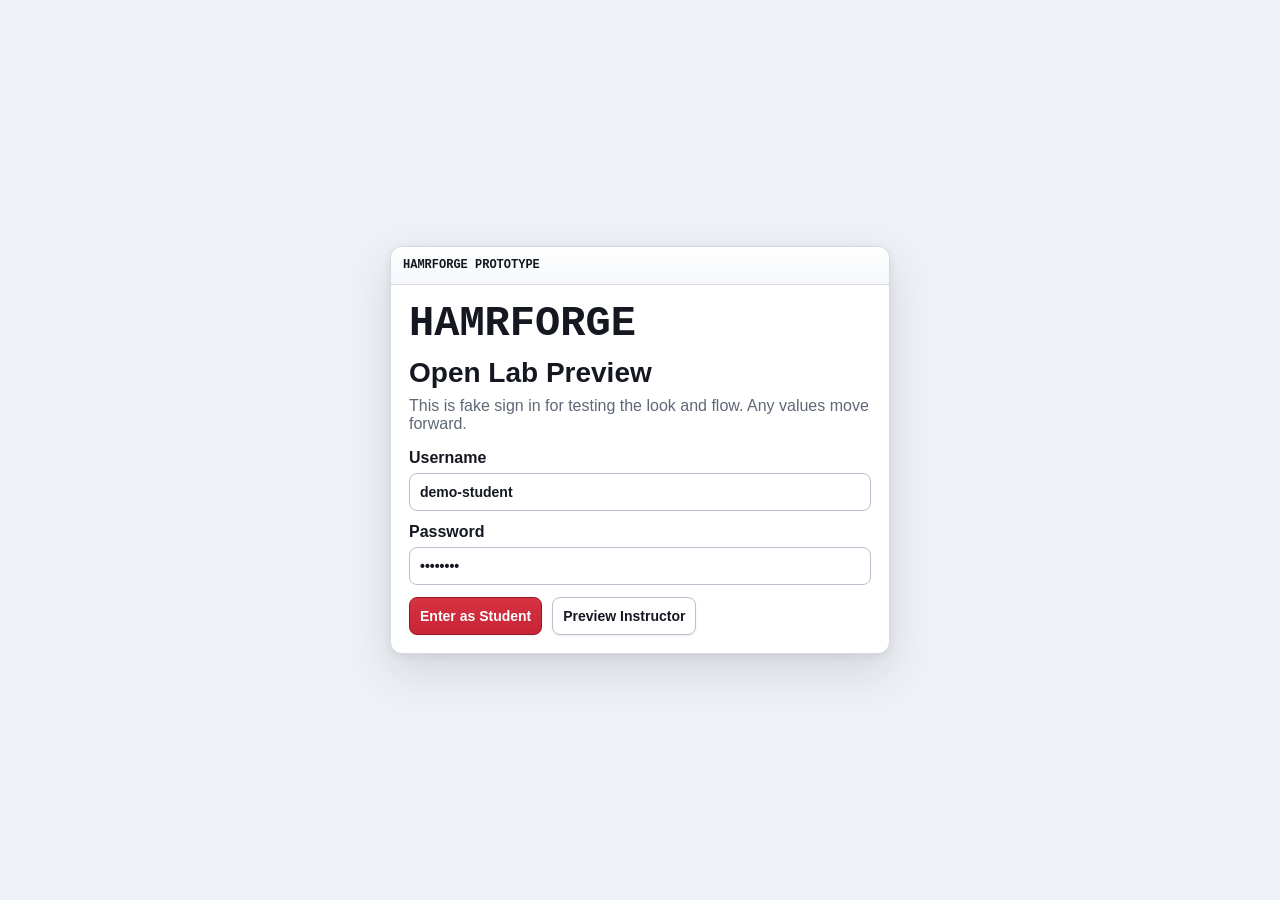
<file: ui-prototypes/index.html>
<!doctype html>
<html lang="en">
<head>
  <meta charset="utf-8">
  <meta name="viewport" content="width=device-width, initial-scale=1">
  <title>HamrForge Prototype Login</title>
  <link rel="stylesheet" href="prototype.css">
</head>
<body class="login-page">
  <main class="login-box">
    <div class="titlebar">HamrForge Prototype</div>
    <section class="content">
      <div class="login-mark">HAMRFORGE</div>
      <h1>Open Lab Preview</h1>
      <p class="muted">This is fake sign in for testing the look and flow. Any values move forward.</p>
      <form class="form-stack" action="student-courses.html">
        <label>
          Username
          <input name="username" value="demo-student">
        </label>
        <label>
          Password
          <input name="password" type="password" value="password">
        </label>
        <div class="actions">
          <button class="primary" type="submit">Enter as Student</button>
          <a class="button" href="instructor-courses.html">Preview Instructor</a>
        </div>
      </form>
    </section>
  </main>
</body>
</html>
</file>
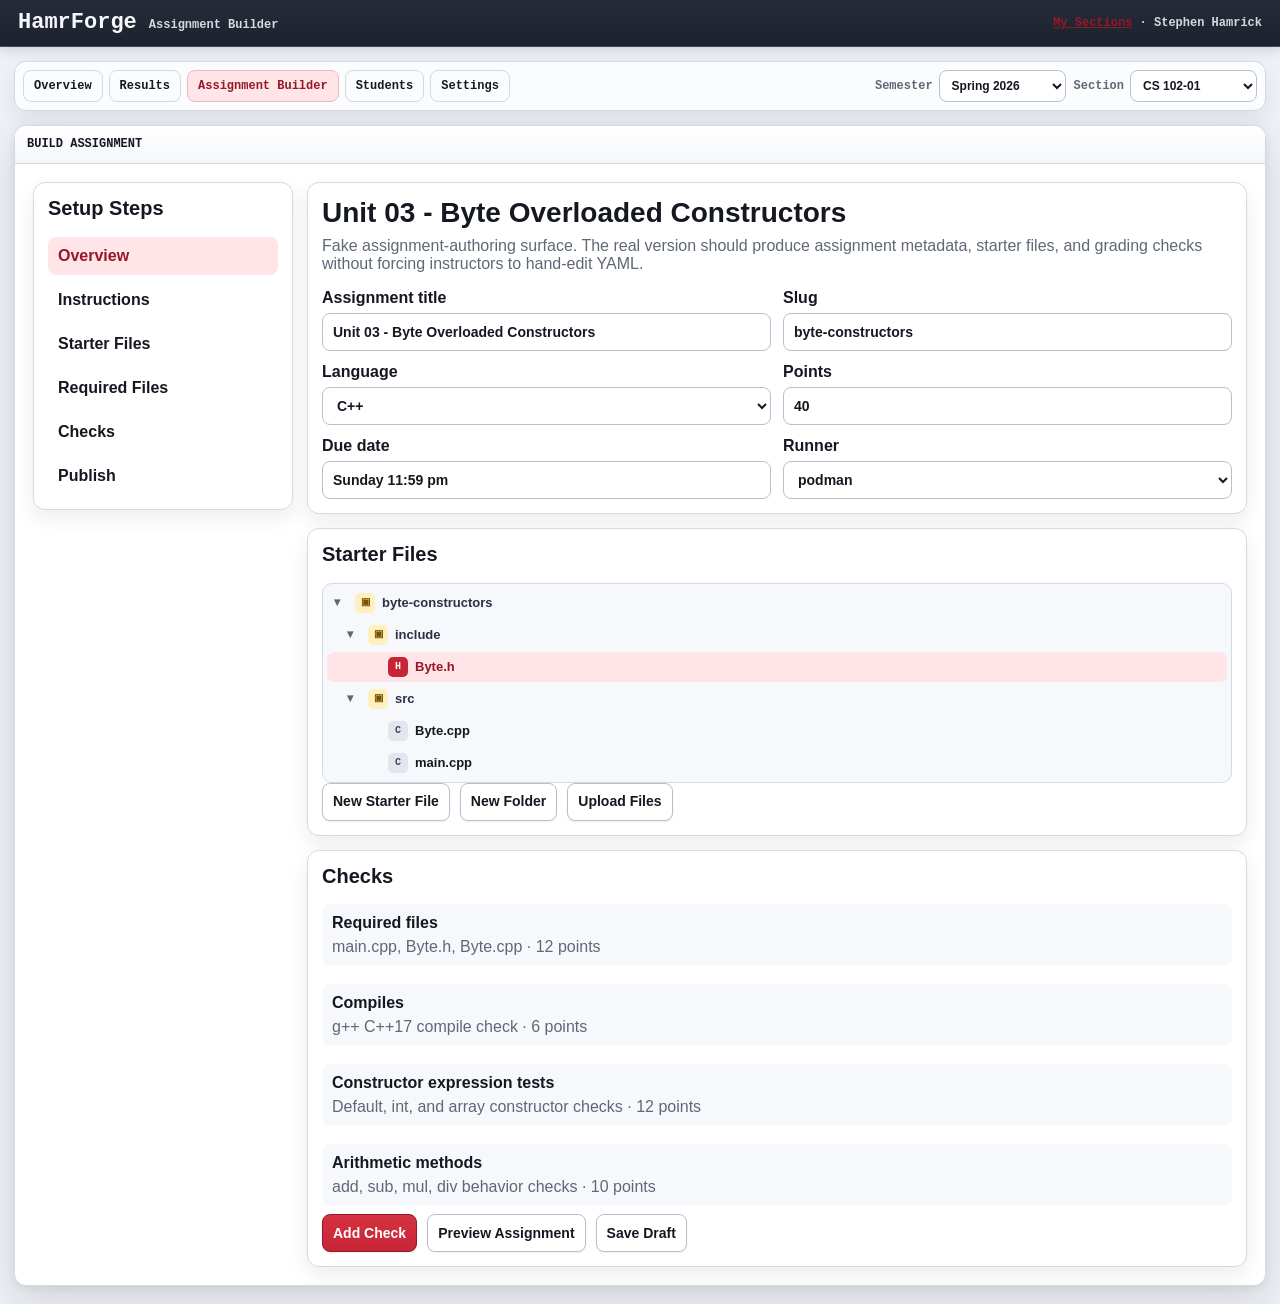
<file: ui-prototypes/assignment-builder.html>
<!doctype html>
<html lang="en">
<head>
  <meta charset="utf-8">
  <meta name="viewport" content="width=device-width, initial-scale=1">
  <title>HamrForge Assignment Builder</title>
  <link rel="stylesheet" href="prototype.css">
</head>
<body>
  <header class="topbar">
    <div class="brand">
      <strong>HamrForge</strong>
      <span>Assignment Builder</span>
    </div>
    <div class="meta"><a href="instructor-courses.html">My Sections</a> · Stephen Hamrick</div>
  </header>
  <div class="app-toolbar">
    <div class="toolbar-content">
      <nav class="main-nav" aria-label="Instructor navigation">
        <a href="instructor-dashboard.html">Overview</a>
        <a href="assignment-results.html">Results</a>
        <a class="active" href="assignment-builder.html">Assignment Builder</a>
        <a href="#">Students</a>
        <a href="#">Settings</a>
      </nav>
      <div class="context-picker">
        <label>
          Semester
          <select>
            <option>Spring 2026</option>
            <option>Fall 2025</option>
          </select>
        </label>
        <label>
          Section
          <select>
            <option>CS 102-01</option>
            <option>CS 102-02</option>
            <option>All Sections</option>
          </select>
        </label>
      </div>
    </div>
  </div>
  <main class="shell">
    <section class="window">
      <div class="titlebar">Build Assignment</div>
      <div class="content builder-layout">
        <aside class="card">
          <h2>Setup Steps</h2>
          <nav class="builder-menu">
            <a class="active" href="#">Overview</a>
            <a href="#">Instructions</a>
            <a href="#">Starter Files</a>
            <a href="#">Required Files</a>
            <a href="#">Checks</a>
            <a href="#">Publish</a>
          </nav>
        </aside>
        <section class="grid">
          <article class="card">
            <h1>Unit 03 - Byte Overloaded Constructors</h1>
            <p class="muted">Fake assignment-authoring surface. The real version should produce assignment metadata, starter files, and grading checks without forcing instructors to hand-edit YAML.</p>
            <div class="form-grid">
              <label>
                Assignment title
                <input value="Unit 03 - Byte Overloaded Constructors">
              </label>
              <label>
                Slug
                <input value="byte-constructors">
              </label>
              <label>
                Language
                <select>
                  <option>C++</option>
                </select>
              </label>
              <label>
                Points
                <input value="40">
              </label>
              <label>
                Due date
                <input value="Sunday 11:59 pm">
              </label>
              <label>
                Runner
                <select>
                  <option>podman</option>
                  <option>local_unsafe</option>
                </select>
              </label>
            </div>
          </article>
          <article class="card">
            <h2>Starter Files</h2>
            <div class="file-tree">
              <button class="tree-row folder open" type="button">
                <span class="twisty">▾</span><span class="icon">▣</span><span>byte-constructors</span>
              </button>
              <button class="tree-row folder open indent-1" type="button">
                <span class="twisty">▾</span><span class="icon">▣</span><span>include</span>
              </button>
              <button class="tree-row file indent-2 active" type="button">
                <span class="twisty"></span><span class="icon">H</span><span>Byte.h</span>
              </button>
              <button class="tree-row folder open indent-1" type="button">
                <span class="twisty">▾</span><span class="icon">▣</span><span>src</span>
              </button>
              <button class="tree-row file indent-2" type="button">
                <span class="twisty"></span><span class="icon">C</span><span>Byte.cpp</span>
              </button>
              <button class="tree-row file indent-2" type="button">
                <span class="twisty"></span><span class="icon">C</span><span>main.cpp</span>
              </button>
            </div>
            <div class="actions">
              <button>New Starter File</button>
              <button>New Folder</button>
              <button>Upload Files</button>
            </div>
          </article>
          <article class="card">
            <h2>Checks</h2>
            <div class="check-builder">
              <section class="check pass">
                <strong>Required files</strong>
                <span class="muted">main.cpp, Byte.h, Byte.cpp · 12 points</span>
              </section>
              <section class="check pass">
                <strong>Compiles</strong>
                <span class="muted">g++ C++17 compile check · 6 points</span>
              </section>
              <section class="check warn">
                <strong>Constructor expression tests</strong>
                <span class="muted">Default, int, and array constructor checks · 12 points</span>
              </section>
              <section class="check warn">
                <strong>Arithmetic methods</strong>
                <span class="muted">add, sub, mul, div behavior checks · 10 points</span>
              </section>
            </div>
            <div class="actions">
              <button class="primary">Add Check</button>
              <button>Preview Assignment</button>
              <button>Save Draft</button>
            </div>
          </article>
        </section>
      </div>
    </section>
  </main>
</body>
</html>
</file>
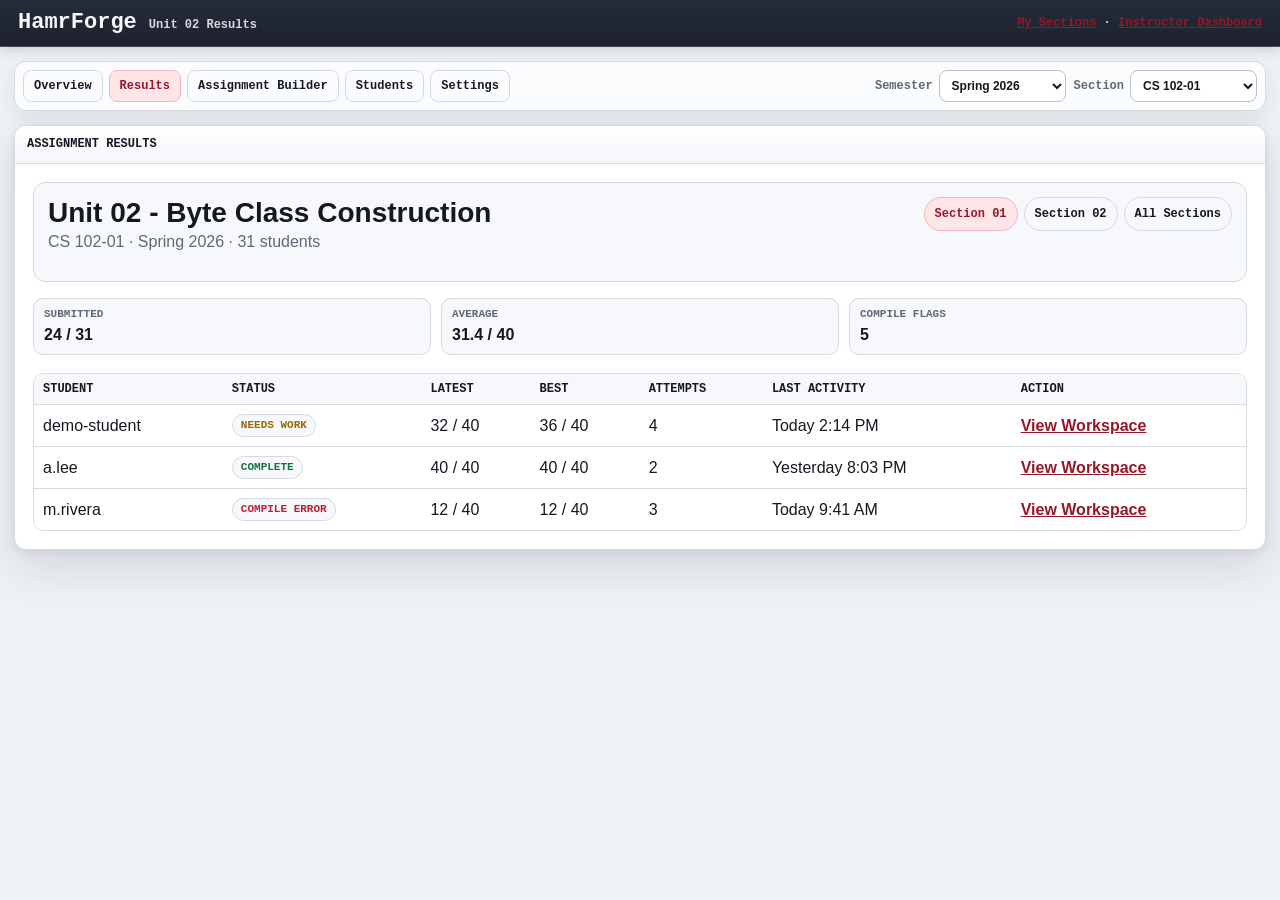
<file: ui-prototypes/assignment-results.html>
<!doctype html>
<html lang="en">
<head>
  <meta charset="utf-8">
  <meta name="viewport" content="width=device-width, initial-scale=1">
  <title>HamrForge Assignment Results</title>
  <link rel="stylesheet" href="prototype.css">
</head>
<body>
  <header class="topbar">
    <div class="brand">
      <strong>HamrForge</strong>
      <span>Unit 02 Results</span>
    </div>
    <div class="meta"><a href="instructor-courses.html">My Sections</a> · <a href="instructor-dashboard.html">Instructor Dashboard</a></div>
  </header>
  <div class="app-toolbar">
    <div class="toolbar-content">
      <nav class="main-nav" aria-label="Instructor navigation">
        <a href="instructor-dashboard.html">Overview</a>
        <a class="active" href="assignment-results.html">Results</a>
        <a href="assignment-builder.html">Assignment Builder</a>
        <a href="#">Students</a>
        <a href="#">Settings</a>
      </nav>
      <div class="context-picker">
        <label>
          Semester
          <select>
            <option>Spring 2026</option>
            <option>Fall 2025</option>
          </select>
        </label>
        <label>
          Section
          <select>
            <option>CS 102-01</option>
            <option>CS 102-02</option>
            <option>All Sections</option>
          </select>
        </label>
      </div>
    </div>
  </div>
  <main class="shell">
    <section class="window">
      <div class="titlebar">Assignment Results</div>
      <div class="content">
        <div class="section-strip">
          <div>
            <h1>Unit 02 - Byte Class Construction</h1>
            <p class="muted">CS 102-01 · Spring 2026 · 31 students</p>
          </div>
          <nav class="section-tabs" aria-label="Section shortcuts">
            <a class="active" href="#">Section 01</a>
            <a href="#">Section 02</a>
            <a href="#">All Sections</a>
          </nav>
        </div>
        <div class="metric-row">
          <div class="metric"><span>Submitted</span><strong>24 / 31</strong></div>
          <div class="metric"><span>Average</span><strong>31.4 / 40</strong></div>
          <div class="metric"><span>Compile Flags</span><strong>5</strong></div>
        </div>
        <br>
        <table>
          <thead>
            <tr>
              <th>Student</th>
              <th>Status</th>
              <th>Latest</th>
              <th>Best</th>
              <th>Attempts</th>
              <th>Last Activity</th>
              <th>Action</th>
            </tr>
          </thead>
          <tbody>
            <tr>
              <td>demo-student</td>
              <td><span class="status warn">Needs Work</span></td>
              <td>32 / 40</td>
              <td>36 / 40</td>
              <td>4</td>
              <td>Today 2:14 PM</td>
              <td><a href="student-workspace.html">View Workspace</a></td>
            </tr>
            <tr>
              <td>a.lee</td>
              <td><span class="status pass">Complete</span></td>
              <td>40 / 40</td>
              <td>40 / 40</td>
              <td>2</td>
              <td>Yesterday 8:03 PM</td>
              <td><a href="student-workspace.html">View Workspace</a></td>
            </tr>
            <tr>
              <td>m.rivera</td>
              <td><span class="status fail">Compile Error</span></td>
              <td>12 / 40</td>
              <td>12 / 40</td>
              <td>3</td>
              <td>Today 9:41 AM</td>
              <td><a href="student-workspace.html">View Workspace</a></td>
            </tr>
          </tbody>
        </table>
      </div>
    </section>
  </main>
</body>
</html>
</file>
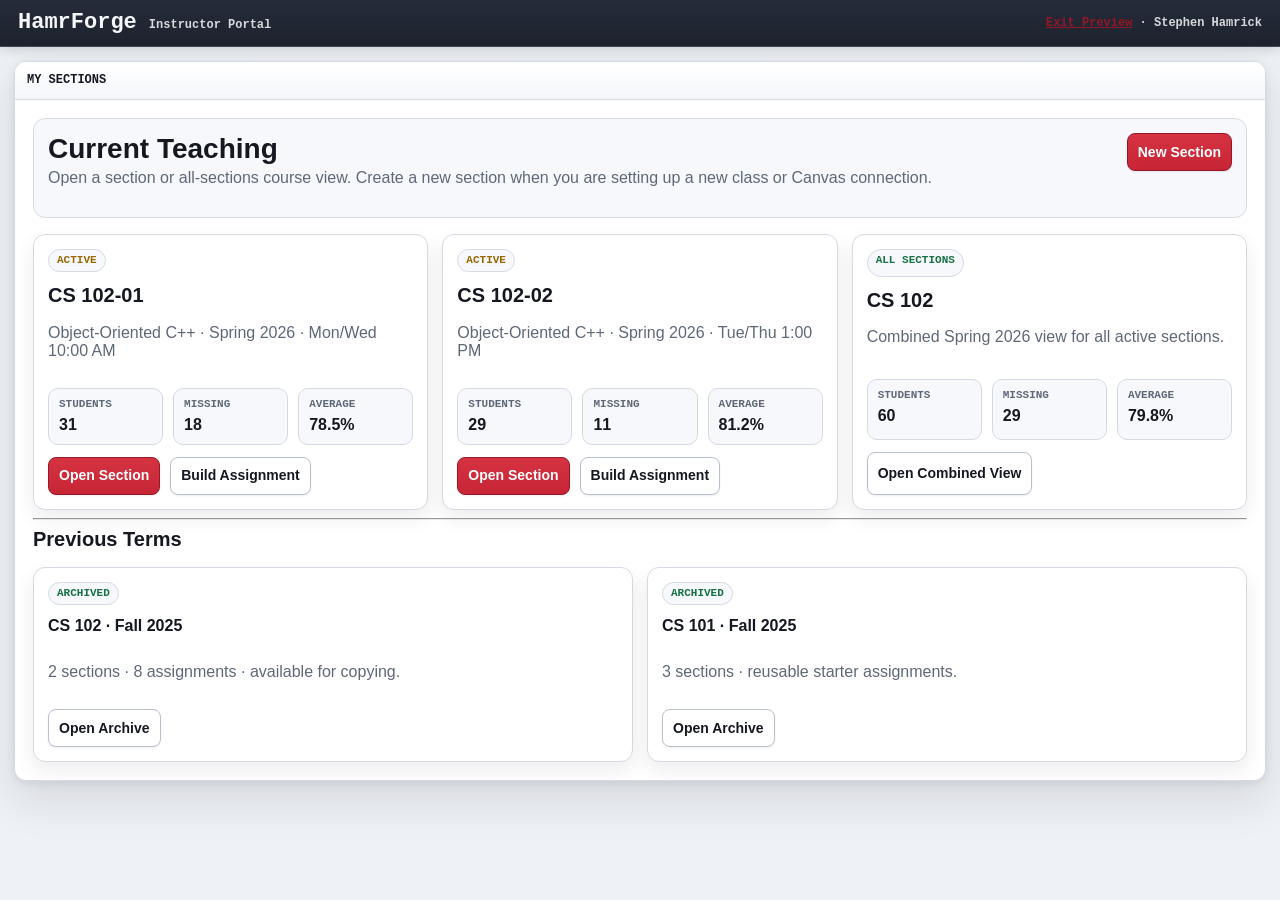
<file: ui-prototypes/instructor-courses.html>
<!doctype html>
<html lang="en">
<head>
  <meta charset="utf-8">
  <meta name="viewport" content="width=device-width, initial-scale=1">
  <title>HamrForge Instructor Courses</title>
  <link rel="stylesheet" href="prototype.css">
</head>
<body>
  <header class="topbar">
    <div class="brand">
      <strong>HamrForge</strong>
      <span>Instructor Portal</span>
    </div>
    <div class="meta"><a href="index.html">Exit Preview</a> · Stephen Hamrick</div>
  </header>
  <main class="shell">
    <section class="window">
      <div class="titlebar">My Sections</div>
      <div class="content">
        <div class="section-strip">
          <div>
            <h1>Current Teaching</h1>
            <p class="muted">Open a section or all-sections course view. Create a new section when you are setting up a new class or Canvas connection.</p>
          </div>
          <div class="actions">
            <a class="button primary" href="new-section.html">New Section</a>
          </div>
        </div>
        <div class="grid dashboard-grid">
          <article class="card course-card">
            <span class="status warn">Active</span>
            <div>
              <h2>CS 102-01</h2>
              <p class="muted">Object-Oriented C++ · Spring 2026 · Mon/Wed 10:00 AM</p>
            </div>
            <div class="metric-row">
              <div class="metric"><span>Students</span><strong>31</strong></div>
              <div class="metric"><span>Missing</span><strong>18</strong></div>
              <div class="metric"><span>Average</span><strong>78.5%</strong></div>
            </div>
            <div class="actions">
              <a class="button primary" href="instructor-dashboard.html">Open Section</a>
              <a class="button" href="assignment-builder.html">Build Assignment</a>
            </div>
          </article>
          <article class="card course-card">
            <span class="status warn">Active</span>
            <div>
              <h2>CS 102-02</h2>
              <p class="muted">Object-Oriented C++ · Spring 2026 · Tue/Thu 1:00 PM</p>
            </div>
            <div class="metric-row">
              <div class="metric"><span>Students</span><strong>29</strong></div>
              <div class="metric"><span>Missing</span><strong>11</strong></div>
              <div class="metric"><span>Average</span><strong>81.2%</strong></div>
            </div>
            <div class="actions">
              <a class="button primary" href="instructor-dashboard.html">Open Section</a>
              <a class="button" href="assignment-builder.html">Build Assignment</a>
            </div>
          </article>
          <article class="card course-card">
            <span class="status pass">All Sections</span>
            <div>
              <h2>CS 102</h2>
              <p class="muted">Combined Spring 2026 view for all active sections.</p>
            </div>
            <div class="metric-row">
              <div class="metric"><span>Students</span><strong>60</strong></div>
              <div class="metric"><span>Missing</span><strong>29</strong></div>
              <div class="metric"><span>Average</span><strong>79.8%</strong></div>
            </div>
            <div class="actions">
              <a class="button" href="instructor-dashboard.html">Open Combined View</a>
            </div>
          </article>
        </div>
        <hr>
        <h2>Previous Terms</h2>
        <div class="grid dashboard-grid">
          <article class="card course-card compact-card">
            <span class="status pass">Archived</span>
            <h3>CS 102 · Fall 2025</h3>
            <p class="muted">2 sections · 8 assignments · available for copying.</p>
            <div class="actions">
              <button>Open Archive</button>
            </div>
          </article>
          <article class="card course-card compact-card">
            <span class="status pass">Archived</span>
            <h3>CS 101 · Fall 2025</h3>
            <p class="muted">3 sections · reusable starter assignments.</p>
            <div class="actions">
              <button>Open Archive</button>
            </div>
          </article>
        </div>
      </div>
    </section>
  </main>
</body>
</html>
</file>
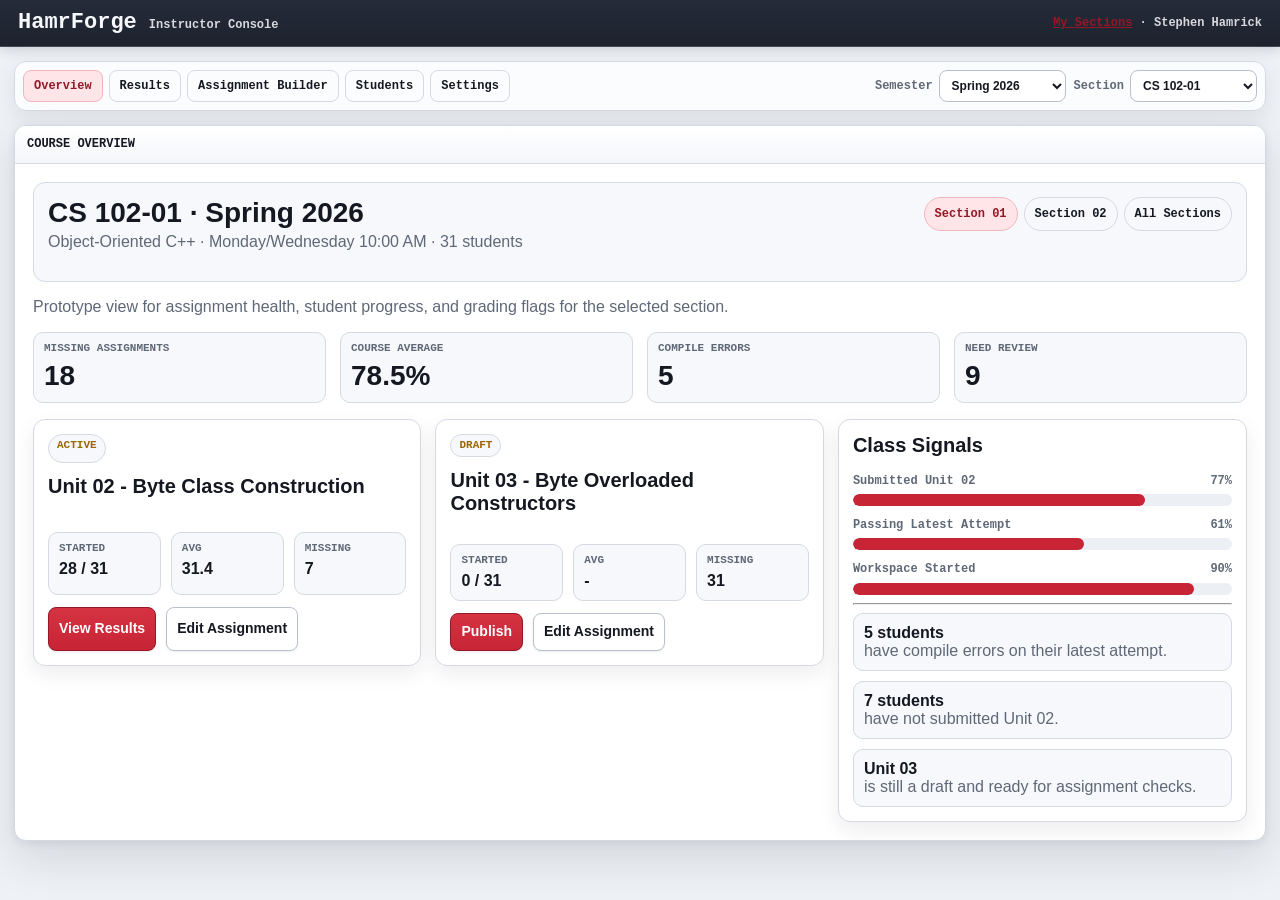
<file: ui-prototypes/instructor-dashboard.html>
<!doctype html>
<html lang="en">
<head>
  <meta charset="utf-8">
  <meta name="viewport" content="width=device-width, initial-scale=1">
  <title>HamrForge Instructor Dashboard</title>
  <link rel="stylesheet" href="prototype.css">
</head>
<body>
  <header class="topbar">
    <div class="brand">
      <strong>HamrForge</strong>
      <span>Instructor Console</span>
    </div>
    <div class="meta"><a href="instructor-courses.html">My Sections</a> · Stephen Hamrick</div>
  </header>
  <div class="app-toolbar">
    <div class="toolbar-content">
      <nav class="main-nav" aria-label="Instructor navigation">
        <a class="active" href="instructor-dashboard.html">Overview</a>
        <a href="assignment-results.html">Results</a>
        <a href="assignment-builder.html">Assignment Builder</a>
        <a href="#">Students</a>
        <a href="#">Settings</a>
      </nav>
      <div class="context-picker">
        <label>
          Semester
          <select>
            <option>Spring 2026</option>
            <option>Fall 2025</option>
          </select>
        </label>
        <label>
          Section
          <select>
            <option>CS 102-01</option>
            <option>CS 102-02</option>
            <option>All Sections</option>
          </select>
        </label>
      </div>
    </div>
  </div>
  <main class="shell">
    <section class="window">
      <div class="titlebar">Course Overview</div>
      <div class="content">
        <div class="section-strip">
          <div>
            <h1>CS 102-01 · Spring 2026</h1>
            <p class="muted">Object-Oriented C++ · Monday/Wednesday 10:00 AM · 31 students</p>
          </div>
          <nav class="section-tabs" aria-label="Section shortcuts">
            <a class="active" href="#">Section 01</a>
            <a href="#">Section 02</a>
            <a href="#">All Sections</a>
          </nav>
        </div>
        <p class="muted">Prototype view for assignment health, student progress, and grading flags for the selected section.</p>
        <div class="grid analytics-grid">
          <div class="metric big"><span>Missing Assignments</span><strong>18</strong></div>
          <div class="metric big"><span>Course Average</span><strong>78.5%</strong></div>
          <div class="metric big"><span>Compile Errors</span><strong>5</strong></div>
          <div class="metric big"><span>Need Review</span><strong>9</strong></div>
        </div>
        <div class="grid wide-grid">
          <section class="grid dashboard-grid">
            <article class="card assignment-card">
              <span class="status warn">Active</span>
              <h2>Unit 02 - Byte Class Construction</h2>
              <div class="metric-row">
                <div class="metric"><span>Started</span><strong>28 / 31</strong></div>
                <div class="metric"><span>Avg</span><strong>31.4</strong></div>
                <div class="metric"><span>Missing</span><strong>7</strong></div>
              </div>
              <div class="actions">
                <a class="button primary" href="assignment-results.html">View Results</a>
                <a class="button" href="assignment-builder.html">Edit Assignment</a>
              </div>
            </article>
            <article class="card assignment-card">
              <span class="status warn">Draft</span>
              <h2>Unit 03 - Byte Overloaded Constructors</h2>
              <div class="metric-row">
                <div class="metric"><span>Started</span><strong>0 / 31</strong></div>
                <div class="metric"><span>Avg</span><strong>-</strong></div>
                <div class="metric"><span>Missing</span><strong>31</strong></div>
              </div>
              <div class="actions">
                <button class="primary">Publish</button>
                <a class="button" href="assignment-builder.html">Edit Assignment</a>
              </div>
            </article>
          </section>
          <aside class="card">
            <h2>Class Signals</h2>
            <div class="bar-list">
              <div class="bar-row">
                <div class="bar-label"><span>Submitted Unit 02</span><strong>77%</strong></div>
                <div class="bar-track"><div class="bar-fill" style="width: 77%"></div></div>
              </div>
              <div class="bar-row">
                <div class="bar-label"><span>Passing Latest Attempt</span><strong>61%</strong></div>
                <div class="bar-track"><div class="bar-fill" style="width: 61%"></div></div>
              </div>
              <div class="bar-row">
                <div class="bar-label"><span>Workspace Started</span><strong>90%</strong></div>
                <div class="bar-track"><div class="bar-fill" style="width: 90%"></div></div>
              </div>
            </div>
            <hr>
            <div class="insight-list">
              <div class="insight"><strong>5 students</strong><br><span class="muted">have compile errors on their latest attempt.</span></div>
              <div class="insight"><strong>7 students</strong><br><span class="muted">have not submitted Unit 02.</span></div>
              <div class="insight"><strong>Unit 03</strong><br><span class="muted">is still a draft and ready for assignment checks.</span></div>
            </div>
          </aside>
        </div>
      </div>
    </section>
  </main>
</body>
</html>
</file>
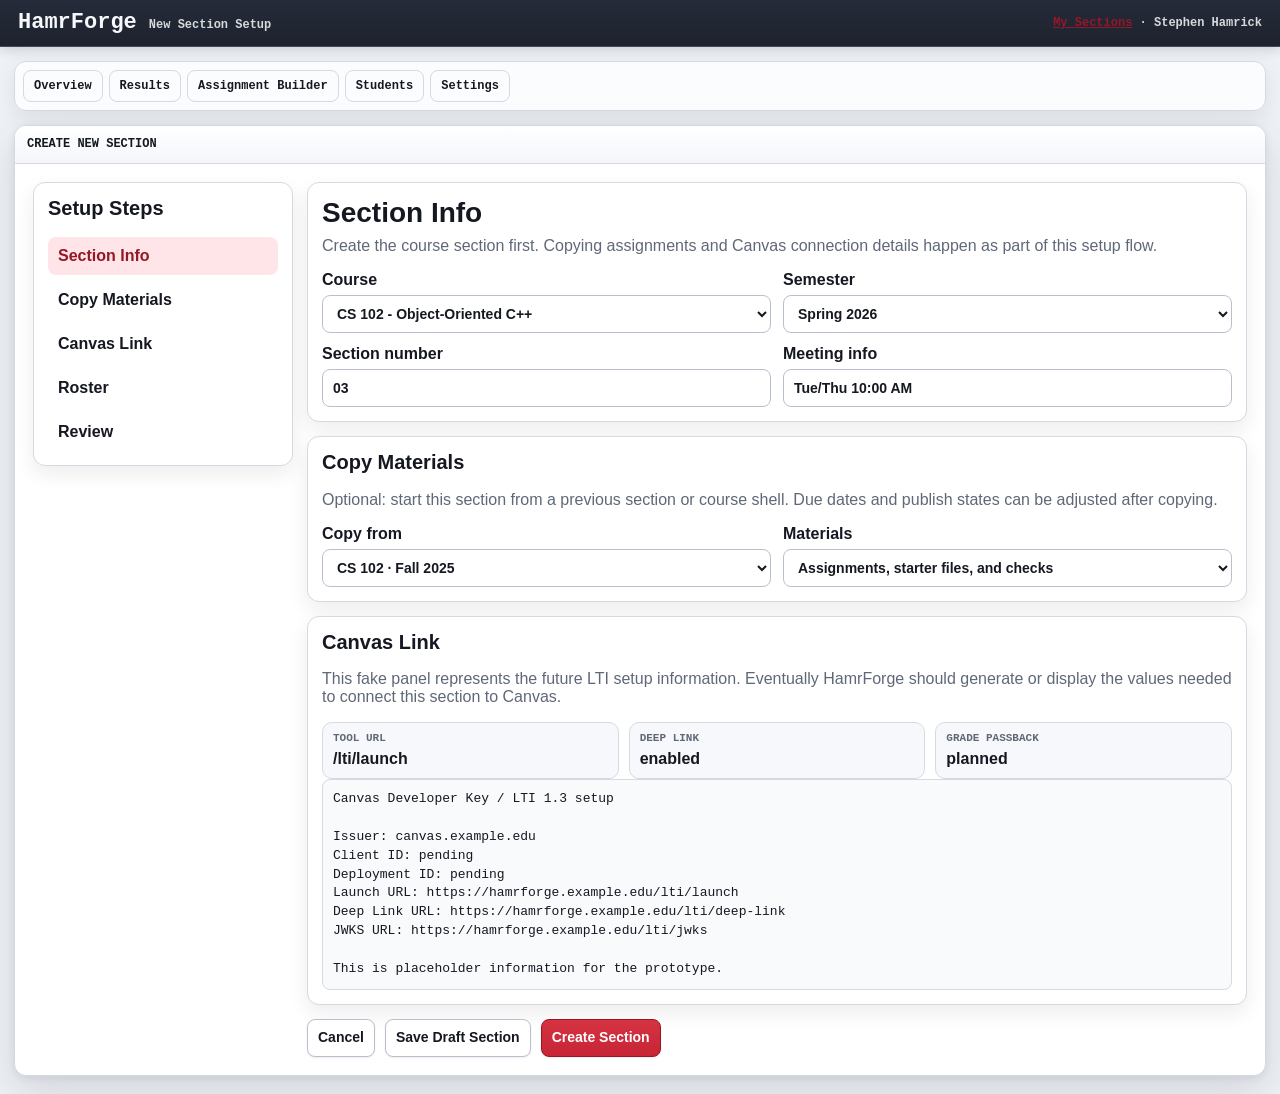
<file: ui-prototypes/new-section.html>
<!doctype html>
<html lang="en">
<head>
  <meta charset="utf-8">
  <meta name="viewport" content="width=device-width, initial-scale=1">
  <title>HamrForge New Section</title>
  <link rel="stylesheet" href="prototype.css">
</head>
<body>
  <header class="topbar">
    <div class="brand">
      <strong>HamrForge</strong>
      <span>New Section Setup</span>
    </div>
    <div class="meta"><a href="instructor-courses.html">My Sections</a> · Stephen Hamrick</div>
  </header>
  <div class="app-toolbar">
    <div class="toolbar-content">
      <nav class="main-nav" aria-label="Instructor navigation">
        <a href="instructor-dashboard.html">Overview</a>
        <a href="assignment-results.html">Results</a>
        <a href="assignment-builder.html">Assignment Builder</a>
        <a href="#">Students</a>
        <a href="#">Settings</a>
      </nav>
    </div>
  </div>
  <main class="shell">
    <section class="window">
      <div class="titlebar">Create New Section</div>
      <div class="content builder-layout">
        <aside class="card">
          <h2>Setup Steps</h2>
          <nav class="builder-menu">
            <a class="active" href="#">Section Info</a>
            <a href="#">Copy Materials</a>
            <a href="#">Canvas Link</a>
            <a href="#">Roster</a>
            <a href="#">Review</a>
          </nav>
        </aside>
        <section class="grid">
          <article class="card">
            <h1>Section Info</h1>
            <p class="muted">Create the course section first. Copying assignments and Canvas connection details happen as part of this setup flow.</p>
            <div class="form-grid">
              <label>
                Course
                <select>
                  <option>CS 102 - Object-Oriented C++</option>
                  <option>CS 101 - Programming Fundamentals</option>
                </select>
              </label>
              <label>
                Semester
                <select>
                  <option>Spring 2026</option>
                  <option>Summer 2026</option>
                  <option>Fall 2026</option>
                </select>
              </label>
              <label>
                Section number
                <input value="03">
              </label>
              <label>
                Meeting info
                <input value="Tue/Thu 10:00 AM">
              </label>
            </div>
          </article>
          <article class="card">
            <h2>Copy Materials</h2>
            <p class="muted">Optional: start this section from a previous section or course shell. Due dates and publish states can be adjusted after copying.</p>
            <div class="form-grid">
              <label>
                Copy from
                <select>
                  <option>CS 102 · Fall 2025</option>
                  <option>CS 102-01 · Spring 2026</option>
                  <option>Blank section</option>
                </select>
              </label>
              <label>
                Materials
                <select>
                  <option>Assignments, starter files, and checks</option>
                  <option>Assignments only</option>
                  <option>Starter files only</option>
                </select>
              </label>
            </div>
          </article>
          <article class="card">
            <h2>Canvas Link</h2>
            <p class="muted">This fake panel represents the future LTI setup information. Eventually HamrForge should generate or display the values needed to connect this section to Canvas.</p>
            <div class="metric-row">
              <div class="metric"><span>Tool URL</span><strong>/lti/launch</strong></div>
              <div class="metric"><span>Deep Link</span><strong>enabled</strong></div>
              <div class="metric"><span>Grade Passback</span><strong>planned</strong></div>
            </div>
            <pre class="output">Canvas Developer Key / LTI 1.3 setup

Issuer: canvas.example.edu
Client ID: pending
Deployment ID: pending
Launch URL: https://hamrforge.example.edu/lti/launch
Deep Link URL: https://hamrforge.example.edu/lti/deep-link
JWKS URL: https://hamrforge.example.edu/lti/jwks

This is placeholder information for the prototype.</pre>
          </article>
          <div class="actions">
            <a class="button" href="instructor-courses.html">Cancel</a>
            <button>Save Draft Section</button>
            <button class="primary">Create Section</button>
          </div>
        </section>
      </div>
    </section>
  </main>
</body>
</html>
</file>
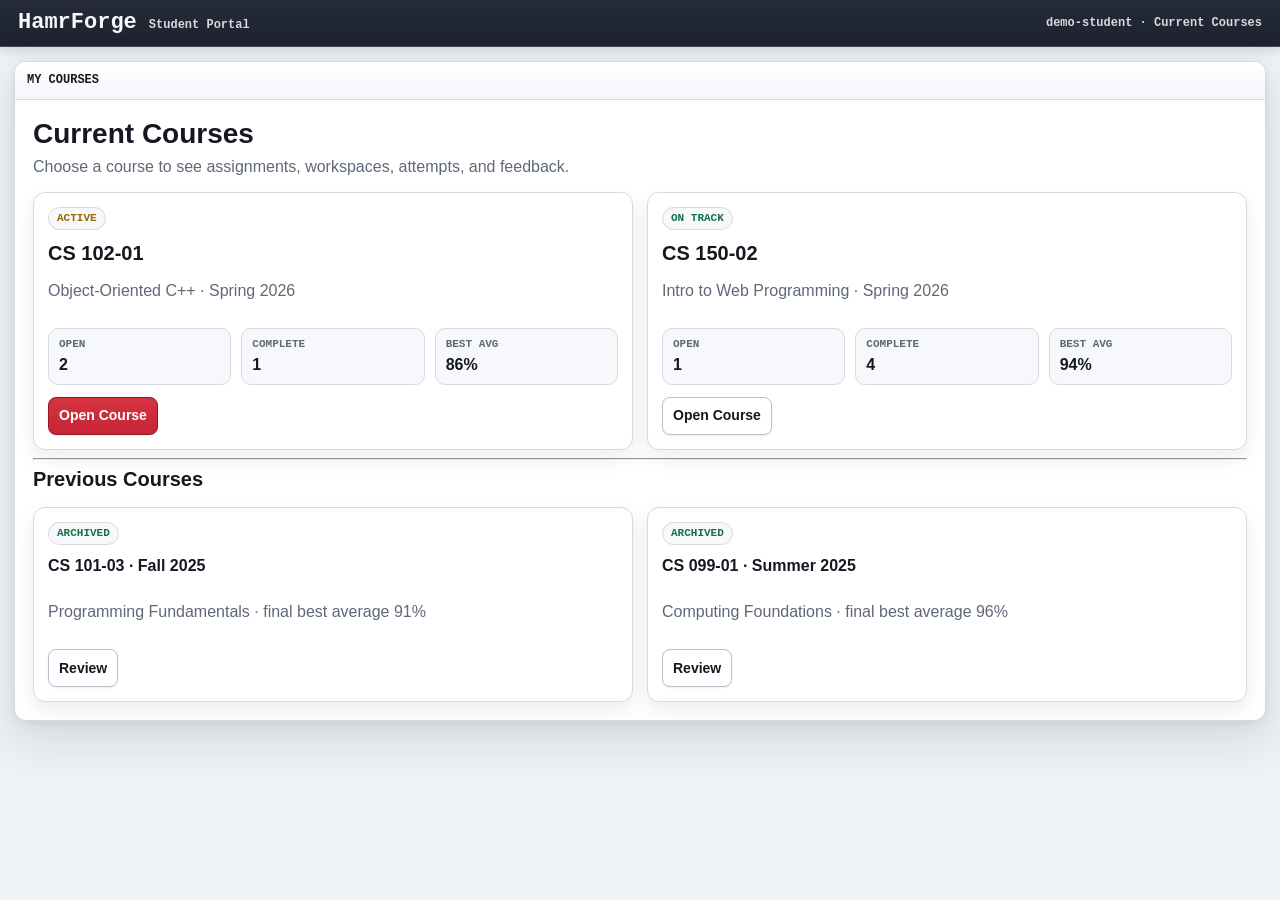
<file: ui-prototypes/student-courses.html>
<!doctype html>
<html lang="en">
<head>
  <meta charset="utf-8">
  <meta name="viewport" content="width=device-width, initial-scale=1">
  <title>HamrForge Student Courses</title>
  <link rel="stylesheet" href="prototype.css">
</head>
<body>
  <header class="topbar">
    <div class="brand">
      <strong>HamrForge</strong>
      <span>Student Portal</span>
    </div>
    <div class="meta">demo-student · Current Courses</div>
  </header>
  <main class="shell">
    <section class="window">
      <div class="titlebar">My Courses</div>
      <div class="content">
        <h1>Current Courses</h1>
        <p class="muted">Choose a course to see assignments, workspaces, attempts, and feedback.</p>
        <div class="grid dashboard-grid">
          <article class="card course-card">
            <span class="status warn">Active</span>
            <div>
              <h2>CS 102-01</h2>
              <p class="muted">Object-Oriented C++ · Spring 2026</p>
            </div>
            <div class="metric-row">
              <div class="metric"><span>Open</span><strong>2</strong></div>
              <div class="metric"><span>Complete</span><strong>1</strong></div>
              <div class="metric"><span>Best Avg</span><strong>86%</strong></div>
            </div>
            <div class="actions">
              <a class="button primary" href="student-dashboard.html">Open Course</a>
            </div>
          </article>
          <article class="card course-card">
            <span class="status pass">On Track</span>
            <div>
              <h2>CS 150-02</h2>
              <p class="muted">Intro to Web Programming · Spring 2026</p>
            </div>
            <div class="metric-row">
              <div class="metric"><span>Open</span><strong>1</strong></div>
              <div class="metric"><span>Complete</span><strong>4</strong></div>
              <div class="metric"><span>Best Avg</span><strong>94%</strong></div>
            </div>
            <div class="actions">
              <a class="button" href="student-dashboard.html">Open Course</a>
            </div>
          </article>
        </div>
        <hr>
        <h2>Previous Courses</h2>
        <div class="grid dashboard-grid">
          <article class="card course-card compact-card">
            <span class="status pass">Archived</span>
            <h3>CS 101-03 · Fall 2025</h3>
            <p class="muted">Programming Fundamentals · final best average 91%</p>
            <div class="actions">
              <a class="button" href="student-dashboard.html">Review</a>
            </div>
          </article>
          <article class="card course-card compact-card">
            <span class="status pass">Archived</span>
            <h3>CS 099-01 · Summer 2025</h3>
            <p class="muted">Computing Foundations · final best average 96%</p>
            <div class="actions">
              <a class="button" href="student-dashboard.html">Review</a>
            </div>
          </article>
        </div>
      </div>
    </section>
  </main>
</body>
</html>
</file>
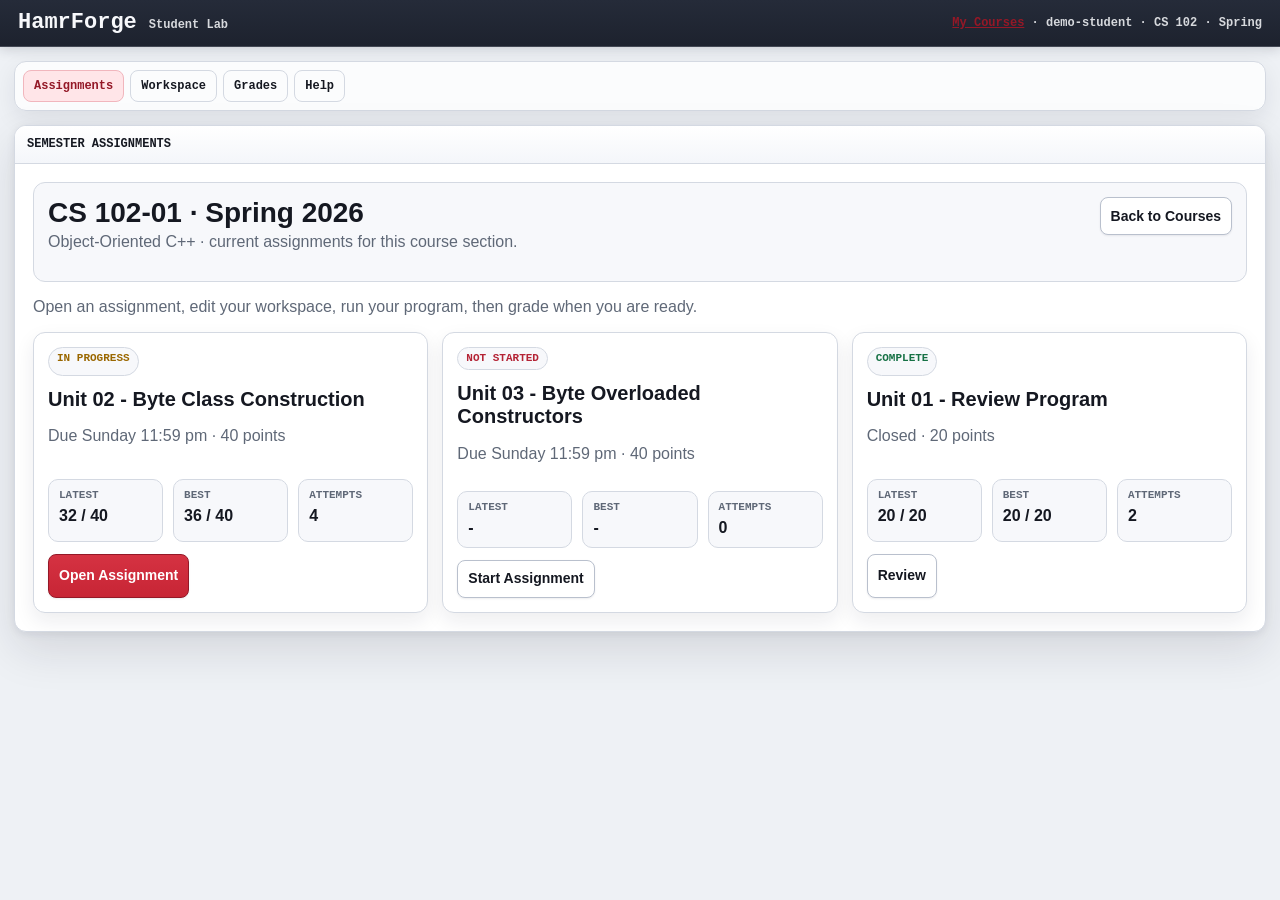
<file: ui-prototypes/student-dashboard.html>
<!doctype html>
<html lang="en">
<head>
  <meta charset="utf-8">
  <meta name="viewport" content="width=device-width, initial-scale=1">
  <title>HamrForge Student Dashboard</title>
  <link rel="stylesheet" href="prototype.css">
</head>
<body>
  <header class="topbar">
    <div class="brand">
      <strong>HamrForge</strong>
      <span>Student Lab</span>
    </div>
    <div class="meta"><a href="student-courses.html">My Courses</a> · demo-student · CS 102 · Spring</div>
  </header>
  <div class="app-toolbar">
    <nav class="main-nav" aria-label="Student navigation">
      <a class="active" href="student-dashboard.html">Assignments</a>
      <a href="student-workspace.html">Workspace</a>
      <a href="#">Grades</a>
      <a href="#">Help</a>
    </nav>
  </div>
  <main class="shell">
    <section class="window">
      <div class="titlebar">Semester Assignments</div>
      <div class="content">
        <div class="section-strip">
          <div>
            <h1>CS 102-01 · Spring 2026</h1>
            <p class="muted">Object-Oriented C++ · current assignments for this course section.</p>
          </div>
          <div class="actions">
            <a class="button" href="student-courses.html">Back to Courses</a>
          </div>
        </div>
        <p class="muted">Open an assignment, edit your workspace, run your program, then grade when you are ready.</p>
        <div class="grid dashboard-grid">
          <article class="card assignment-card">
            <span class="status warn">In Progress</span>
            <div>
              <h2>Unit 02 - Byte Class Construction</h2>
              <p class="muted">Due Sunday 11:59 pm · 40 points</p>
            </div>
            <div class="metric-row">
              <div class="metric"><span>Latest</span><strong>32 / 40</strong></div>
              <div class="metric"><span>Best</span><strong>36 / 40</strong></div>
              <div class="metric"><span>Attempts</span><strong>4</strong></div>
            </div>
            <div class="actions">
              <a class="button primary" href="student-workspace.html">Open Assignment</a>
            </div>
          </article>
          <article class="card assignment-card">
            <span class="status fail">Not Started</span>
            <div>
              <h2>Unit 03 - Byte Overloaded Constructors</h2>
              <p class="muted">Due Sunday 11:59 pm · 40 points</p>
            </div>
            <div class="metric-row">
              <div class="metric"><span>Latest</span><strong>-</strong></div>
              <div class="metric"><span>Best</span><strong>-</strong></div>
              <div class="metric"><span>Attempts</span><strong>0</strong></div>
            </div>
            <div class="actions">
              <a class="button" href="student-workspace.html">Start Assignment</a>
            </div>
          </article>
          <article class="card assignment-card">
            <span class="status pass">Complete</span>
            <div>
              <h2>Unit 01 - Review Program</h2>
              <p class="muted">Closed · 20 points</p>
            </div>
            <div class="metric-row">
              <div class="metric"><span>Latest</span><strong>20 / 20</strong></div>
              <div class="metric"><span>Best</span><strong>20 / 20</strong></div>
              <div class="metric"><span>Attempts</span><strong>2</strong></div>
            </div>
            <div class="actions">
              <a class="button" href="student-workspace.html">Review</a>
            </div>
          </article>
        </div>
      </div>
    </section>
  </main>
</body>
</html>
</file>
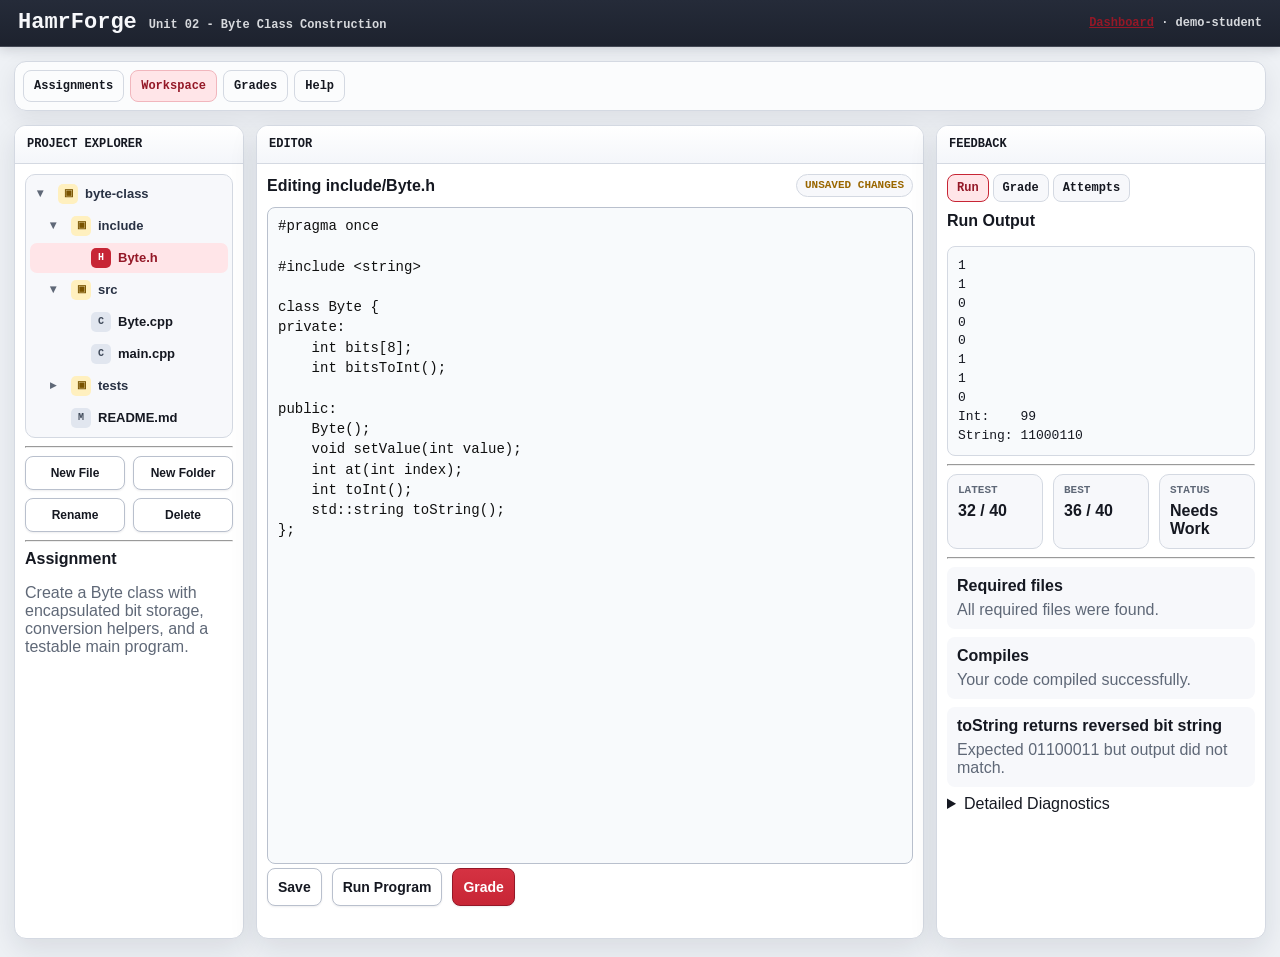
<file: ui-prototypes/student-workspace.html>
<!doctype html>
<html lang="en">
<head>
  <meta charset="utf-8">
  <meta name="viewport" content="width=device-width, initial-scale=1">
  <title>HamrForge Student Workspace</title>
  <link rel="stylesheet" href="prototype.css">
</head>
<body>
  <header class="topbar">
    <div class="brand">
      <strong>HamrForge</strong>
      <span>Unit 02 - Byte Class Construction</span>
    </div>
    <div class="meta"><a href="student-dashboard.html">Dashboard</a> · demo-student</div>
  </header>
  <div class="app-toolbar">
    <nav class="main-nav" aria-label="Student navigation">
      <a href="student-dashboard.html">Assignments</a>
      <a class="active" href="student-workspace.html">Workspace</a>
      <a href="#">Grades</a>
      <a href="#">Help</a>
    </nav>
  </div>
  <main class="shell workspace">
    <aside class="pane">
      <div class="titlebar">Project Explorer</div>
      <div class="pane-body">
        <nav class="file-tree" aria-label="Project files">
          <button class="tree-row folder open" type="button" data-folder="root" aria-expanded="true">
            <span class="twisty">▾</span>
            <span class="icon">▣</span>
            <span>byte-class</span>
          </button>
          <div class="tree-children" data-parent="root">
            <button class="tree-row folder open indent-1" type="button" data-folder="include" aria-expanded="true">
              <span class="twisty">▾</span>
              <span class="icon">▣</span>
              <span>include</span>
            </button>
            <div class="tree-children" data-parent="include">
              <button class="tree-row file indent-2 active" type="button" data-file="include/Byte.h">
                <span class="twisty"></span>
                <span class="icon">H</span>
                <span>Byte.h</span>
              </button>
            </div>
            <button class="tree-row folder open indent-1" type="button" data-folder="src" aria-expanded="true">
              <span class="twisty">▾</span>
              <span class="icon">▣</span>
              <span>src</span>
            </button>
            <div class="tree-children" data-parent="src">
              <button class="tree-row file indent-2" type="button" data-file="src/Byte.cpp">
                <span class="twisty"></span>
                <span class="icon">C</span>
                <span>Byte.cpp</span>
              </button>
              <button class="tree-row file indent-2" type="button" data-file="src/main.cpp">
                <span class="twisty"></span>
                <span class="icon">C</span>
                <span>main.cpp</span>
              </button>
            </div>
            <button class="tree-row folder indent-1" type="button" data-folder="tests" aria-expanded="false">
              <span class="twisty">▸</span>
              <span class="icon">▣</span>
              <span>tests</span>
            </button>
            <div class="tree-children collapsed" data-parent="tests">
              <button class="tree-row file indent-2" type="button" data-file="tests/manual-checks.txt">
                <span class="twisty"></span>
                <span class="icon">T</span>
                <span>manual-checks.txt</span>
              </button>
            </div>
            <button class="tree-row file indent-1" type="button" data-file="README.md">
              <span class="twisty"></span>
              <span class="icon">M</span>
              <span>README.md</span>
            </button>
          </div>
        </nav>
        <hr>
        <div class="file-toolbar">
          <button type="button">New File</button>
          <button type="button">New Folder</button>
          <button type="button">Rename</button>
          <button type="button">Delete</button>
        </div>
        <hr>
        <h3>Assignment</h3>
        <p class="muted">Create a Byte class with encapsulated bit storage, conversion helpers, and a testable main program.</p>
      </div>
    </aside>
    <section class="pane">
      <div class="titlebar">Editor</div>
      <div class="pane-body">
        <div class="editor-header">
          <strong id="editing-label">Editing include/Byte.h</strong>
          <span class="status warn">Unsaved changes</span>
        </div>
        <textarea id="workspace-code" class="fake-editor" spellcheck="false">#pragma once

#include &lt;string&gt;

class Byte {
private:
    int bits[8];
    int bitsToInt();

public:
    Byte();
    void setValue(int value);
    int at(int index);
    int toInt();
    std::string toString();
};</textarea>
        <div class="actions">
          <button>Save</button>
          <button>Run Program</button>
          <button class="primary">Grade</button>
        </div>
      </div>
    </section>
    <aside class="pane">
      <div class="titlebar">Feedback</div>
      <div class="pane-body">
        <div class="feedback-tabs">
          <span class="tab active">Run</span>
          <span class="tab">Grade</span>
          <span class="tab">Attempts</span>
        </div>
        <h3>Run Output</h3>
        <pre class="output">1
1
0
0
0
1
1
0
Int:    99
String: 11000110</pre>
        <hr>
        <div class="metric-row">
          <div class="metric"><span>Latest</span><strong>32 / 40</strong></div>
          <div class="metric"><span>Best</span><strong>36 / 40</strong></div>
          <div class="metric"><span>Status</span><strong>Needs Work</strong></div>
        </div>
        <hr>
        <section class="check pass">
          <strong>Required files</strong>
          <span class="muted">All required files were found.</span>
        </section>
        <section class="check pass">
          <strong>Compiles</strong>
          <span class="muted">Your code compiled successfully.</span>
        </section>
        <section class="check fail">
          <strong>toString returns reversed bit string</strong>
          <span class="muted">Expected 01100011 but output did not match.</span>
        </section>
        <details>
          <summary>Detailed Diagnostics</summary>
          <pre class="output">Compiler stderr:
[empty]

Program exit:
0

Runner:
podman / hamrforge-cpp-runner</pre>
        </details>
      </div>
    </aside>
  </main>
  <script>
    const fakeFiles = {
      "include/Byte.h": `#pragma once

#include <string>

class Byte {
private:
    int bits[8];
    int bitsToInt();

public:
    Byte();
    void setValue(int value);
    int at(int index);
    int toInt();
    std::string toString();
};`,
      "src/Byte.cpp": `#include "Byte.h"

#include <string>

Byte::Byte() {
    setValue(0);
}

void Byte::setValue(int value) {
    for (int i = 0; i < 8; ++i) {
        bits[i] = (value >> i) & 1;
    }
}

int Byte::at(int index) {
    if (index < 0 || index >= 8) {
        return 0;
    }
    return bits[index];
}

int Byte::toInt() {
    return bitsToInt();
}`,
      "src/main.cpp": `#include "Byte.h"

#include <iostream>

int main() {
    Byte bite;
    bite.setValue(99);

    for (int i = 0; i < 8; ++i) {
        std::cout << bite.at(i) << "\\n";
    }

    std::cout << "Int:    " << bite.toInt() << "\\n";
    std::cout << "String: " << bite.toString() << "\\n";
    return 0;
}`,
      "tests/manual-checks.txt": `Try these values before grading:

0
1
7
99
255`,
      "README.md": `# Unit 02 - Byte Class Construction

Build a Byte class using private bit storage.

Required files:
- include/Byte.h
- src/Byte.cpp
- src/main.cpp`
    };

    document.querySelectorAll(".tree-row.folder").forEach((folder) => {
      folder.addEventListener("click", () => {
        const key = folder.dataset.folder;
        const childGroup = document.querySelector(`[data-parent="${key}"]`);
        if (!childGroup) return;
        const collapsed = childGroup.classList.toggle("collapsed");
        folder.classList.toggle("open", !collapsed);
        folder.setAttribute("aria-expanded", String(!collapsed));
        const twisty = folder.querySelector(".twisty");
        if (twisty) twisty.textContent = collapsed ? "▸" : "▾";
      });
    });

    document.querySelectorAll(".tree-row.file").forEach((fileButton) => {
      fileButton.addEventListener("click", () => {
        const filePath = fileButton.dataset.file;
        document.querySelectorAll(".tree-row.file").forEach((row) => row.classList.remove("active"));
        fileButton.classList.add("active");
        document.getElementById("editing-label").textContent = `Editing ${filePath}`;
        document.getElementById("workspace-code").value = fakeFiles[filePath] || "";
      });
    });
  </script>
</body>
</html>
</file>
<file: ui-prototypes/prototype.css>
:root {
  --desktop: #eef1f5;
  --panel: #ffffff;
  --panel-soft: #f7f8fb;
  --panel-muted: #eceff4;
  --ink: #151821;
  --muted: #5f6877;
  --title: #202531;
  --title-ink: #f7f8fb;
  --accent: #c72535;
  --accent-dark: #941827;
  --pass: #167145;
  --warn: #9a6700;
  --fail: #b42335;
  --line: #d4d9e2;
  --line-strong: #b9c0cd;
  --mono-bg: #f8fafc;
  --shadow: 0 18px 45px rgba(22, 28, 45, .12), 0 2px 8px rgba(22, 28, 45, .08);
  --radius: 12px;
}

* {
  box-sizing: border-box;
}

body {
  margin: 0;
  min-height: 100vh;
  color: var(--ink);
  background: var(--desktop);
  font-family: Arial, Helvetica, sans-serif;
}

a {
  color: var(--accent-dark);
  font-weight: 700;
}

.topbar {
  display: flex;
  align-items: center;
  justify-content: space-between;
  gap: 16px;
  flex-wrap: wrap;
  padding: 12px 18px;
  border-bottom: 1px solid rgba(255, 255, 255, .14);
  background: linear-gradient(180deg, #252b39, #1d222e);
  color: var(--title-ink);
  box-shadow: 0 2px 12px rgba(22, 28, 45, .18);
}

.main-nav {
  display: flex;
  gap: 6px;
  flex-wrap: wrap;
  align-items: center;
}

.main-nav a {
  display: inline-flex;
  align-items: center;
  min-height: 32px;
  padding: 7px 10px;
  border: 1px solid rgba(255, 255, 255, .14);
  border-radius: 8px;
  color: #e8ebf1;
  text-decoration: none;
  font: 800 12px/1 ui-monospace, SFMono-Regular, Consolas, "Liberation Mono", monospace;
}

.main-nav a.active,
.main-nav a:hover {
  background: rgba(255, 255, 255, .12);
}

.app-toolbar {
  width: min(1260px, calc(100vw - 28px));
  margin: 14px auto 0;
  padding: 8px;
  border: 1px solid var(--line);
  border-radius: 12px;
  background: rgba(255, 255, 255, .78);
  box-shadow: 0 8px 22px rgba(22, 28, 45, .08);
}

.toolbar-content {
  display: flex;
  align-items: center;
  justify-content: space-between;
  gap: 12px;
  flex-wrap: wrap;
}

.app-toolbar .main-nav a {
  border-color: var(--line);
  color: var(--ink);
}

.app-toolbar .main-nav a.active,
.app-toolbar .main-nav a:hover {
  border-color: #f1b6bd;
  background: #ffe5e8;
  color: var(--accent-dark);
}

.context-picker {
  display: flex;
  gap: 8px;
  flex-wrap: wrap;
  align-items: center;
}

.context-picker label {
  display: flex;
  gap: 6px;
  align-items: center;
  color: var(--muted);
  font: 800 12px/1 ui-monospace, SFMono-Regular, Consolas, "Liberation Mono", monospace;
}

.context-picker select {
  min-height: 32px;
  padding: 5px 28px 5px 8px;
  font-size: 12px;
}

.brand {
  display: flex;
  align-items: baseline;
  gap: 12px;
}

.brand strong {
  font: 900 22px/1 ui-monospace, SFMono-Regular, Consolas, "Liberation Mono", monospace;
  letter-spacing: 0;
}

.brand span,
.topbar .meta {
  color: #d7d9dd;
  font: 700 12px/1.2 ui-monospace, SFMono-Regular, Consolas, "Liberation Mono", monospace;
}

.shell {
  width: min(1260px, calc(100vw - 28px));
  margin: 14px auto 18px;
}

.window,
.pane,
.card,
.login-box {
  border: 1px solid var(--line);
  border-radius: var(--radius);
  background: var(--panel);
  box-shadow: var(--shadow);
  overflow: hidden;
}

.titlebar {
  display: flex;
  align-items: center;
  justify-content: space-between;
  gap: 10px;
  min-height: 38px;
  padding: 9px 12px;
  border-bottom: 1px solid var(--line);
  background: linear-gradient(180deg, #ffffff, #f4f6fa);
  color: var(--ink);
  font: 800 12px/1.2 ui-monospace, SFMono-Regular, Consolas, "Liberation Mono", monospace;
  text-transform: uppercase;
}

.content {
  padding: 18px;
}

.login-page {
  display: grid;
  place-items: center;
  min-height: 100vh;
  padding: 24px;
}

.login-box {
  width: min(500px, 100%);
}

.login-mark {
  margin-bottom: 12px;
  font: 900 42px/1 ui-monospace, SFMono-Regular, Consolas, "Liberation Mono", monospace;
}

h1,
h2,
h3,
p {
  margin-top: 0;
}

h1 {
  margin-bottom: 8px;
  font-size: 28px;
}

h2 {
  font-size: 20px;
}

h3 {
  font-size: 16px;
}

.muted {
  color: var(--muted);
}

label {
  display: grid;
  gap: 6px;
  color: var(--ink);
  font-weight: 700;
}

input,
select,
textarea,
button,
.button {
  min-height: 38px;
  padding: 8px 10px;
  border: 1px solid var(--line-strong);
  border-radius: 8px;
  background: #fff;
  color: var(--ink);
  font: 700 14px/1.2 Arial, Helvetica, sans-serif;
}

button,
.button {
  display: inline-flex;
  align-items: center;
  justify-content: center;
  border-color: var(--line-strong);
  cursor: pointer;
  text-decoration: none;
  box-shadow: 0 1px 2px rgba(22, 28, 45, .08);
}

button.primary,
.button.primary {
  border-color: var(--accent-dark);
  background: linear-gradient(180deg, #d53242, var(--accent));
  color: #fff;
}

button:active,
.button:active {
  transform: translateY(1px);
}

.form-stack {
  display: grid;
  gap: 12px;
}

.actions {
  display: flex;
  gap: 10px;
  flex-wrap: wrap;
}

.grid {
  display: grid;
  gap: 14px;
}

.dashboard-grid {
  grid-template-columns: repeat(auto-fit, minmax(260px, 1fr));
}

.analytics-grid {
  grid-template-columns: repeat(auto-fit, minmax(180px, 1fr));
  margin-bottom: 16px;
}

.section-strip {
  display: flex;
  justify-content: space-between;
  gap: 14px;
  flex-wrap: wrap;
  align-items: start;
  margin-bottom: 16px;
  padding: 14px;
  border: 1px solid var(--line);
  border-radius: 12px;
  background: var(--panel-soft);
}

.section-strip h1 {
  margin-bottom: 4px;
}

.section-tabs {
  display: flex;
  gap: 6px;
  flex-wrap: wrap;
}

.section-tabs a {
  display: inline-flex;
  align-items: center;
  min-height: 34px;
  padding: 7px 10px;
  border: 1px solid var(--line);
  border-radius: 999px;
  color: var(--ink);
  text-decoration: none;
  font: 800 12px/1 ui-monospace, SFMono-Regular, Consolas, "Liberation Mono", monospace;
}

.section-tabs a.active {
  border-color: #f1b6bd;
  background: #ffe5e8;
  color: var(--accent-dark);
}

.wide-grid {
  grid-template-columns: minmax(0, 1.45fr) minmax(280px, .75fr);
  align-items: start;
}

.card {
  padding: 14px;
  box-shadow: 0 8px 20px rgba(22, 28, 45, .08);
}

.assignment-card {
  display: grid;
  gap: 12px;
  min-height: 230px;
}

.course-card {
  display: grid;
  gap: 12px;
  min-height: 230px;
}

.compact-card {
  min-height: 0;
}

.status {
  display: inline-flex;
  width: fit-content;
  padding: 5px 8px;
  border: 1px solid var(--line);
  border-radius: 999px;
  background: var(--panel-soft);
  font: 800 11px/1 ui-monospace, SFMono-Regular, Consolas, "Liberation Mono", monospace;
  text-transform: uppercase;
}

.status.pass {
  color: var(--pass);
}

.status.warn {
  color: var(--warn);
}

.status.fail {
  color: var(--fail);
}

.metric-row {
  display: grid;
  grid-template-columns: repeat(3, minmax(0, 1fr));
  gap: 10px;
}

.metric {
  padding: 10px;
  border: 1px solid var(--line);
  border-radius: 10px;
  background: var(--panel-soft);
}

.metric.big strong {
  font-size: 28px;
}

.insight-list {
  display: grid;
  gap: 10px;
}

.insight {
  padding: 10px;
  border: 1px solid var(--line);
  border-radius: 10px;
  background: var(--panel-soft);
}

.bar-list {
  display: grid;
  gap: 12px;
}

.bar-row {
  display: grid;
  gap: 6px;
}

.bar-label {
  display: flex;
  justify-content: space-between;
  gap: 12px;
  color: var(--muted);
  font: 800 12px/1.2 ui-monospace, SFMono-Regular, Consolas, "Liberation Mono", monospace;
}

.bar-track {
  height: 12px;
  overflow: hidden;
  border-radius: 999px;
  background: var(--panel-muted);
}

.bar-fill {
  height: 100%;
  border-radius: inherit;
  background: var(--accent);
}

.builder-layout {
  display: grid;
  grid-template-columns: 260px minmax(0, 1fr);
  gap: 14px;
  align-items: start;
}

.builder-menu {
  display: grid;
  gap: 6px;
}

.builder-menu a {
  padding: 10px;
  border-radius: 8px;
  color: var(--ink);
  text-decoration: none;
}

.builder-menu a.active {
  background: #ffe5e8;
  color: var(--accent-dark);
}

.form-grid {
  display: grid;
  grid-template-columns: repeat(2, minmax(0, 1fr));
  gap: 12px;
}

.check-builder {
  display: grid;
  gap: 10px;
}

.metric span {
  display: block;
  margin-bottom: 6px;
  color: var(--muted);
  font: 800 11px/1 ui-monospace, SFMono-Regular, Consolas, "Liberation Mono", monospace;
  text-transform: uppercase;
}

.workspace {
  display: grid;
  grid-template-columns: 230px minmax(420px, 1fr) 330px;
  gap: 12px;
  height: calc(100vh - 86px);
  min-height: 640px;
}

.pane {
  min-height: 0;
  overflow: hidden;
  box-shadow: 0 10px 28px rgba(22, 28, 45, .1);
}

.pane-body {
  height: calc(100% - 31px);
  padding: 10px;
  overflow: auto;
}

.file-tree {
  display: grid;
  gap: 2px;
  padding: 4px;
  border: 1px solid var(--line);
  border-radius: 10px;
  background: var(--panel-soft);
}

.tree-row {
  display: grid;
  grid-template-columns: 16px 22px minmax(0, 1fr);
  align-items: center;
  gap: 5px;
  width: 100%;
  min-height: 30px;
  padding: 5px 7px;
  border: 0;
  border-radius: 7px;
  background: transparent;
  color: var(--ink);
  box-shadow: none;
  text-align: left;
  font: 700 13px/1.2 Arial, Helvetica, sans-serif;
}

.tree-row:hover {
  background: #eef1f6;
}

.tree-row.active {
  background: #ffe5e8;
  color: var(--accent-dark);
}

.tree-row.folder {
  color: #293244;
}

.tree-row.file {
  cursor: pointer;
}

.twisty {
  color: var(--muted);
  font: 900 12px/1 ui-monospace, SFMono-Regular, Consolas, "Liberation Mono", monospace;
}

.icon {
  display: inline-grid;
  place-items: center;
  width: 20px;
  height: 20px;
  border-radius: 5px;
  background: #e1e6ef;
  color: #3e4858;
  font: 900 10px/1 ui-monospace, SFMono-Regular, Consolas, "Liberation Mono", monospace;
}

.tree-row.folder .icon {
  background: #fff0bf;
  color: #795300;
}

.tree-row.active .icon {
  background: var(--accent);
  color: #fff;
}

.tree-children {
  display: grid;
  gap: 2px;
}

.tree-children.collapsed {
  display: none;
}

.indent-1 {
  padding-left: 20px;
}

.indent-2 {
  padding-left: 40px;
}

.file-toolbar {
  display: grid;
  grid-template-columns: repeat(2, minmax(0, 1fr));
  gap: 8px;
}

.file-toolbar button {
  min-height: 34px;
  padding: 7px;
  font-size: 12px;
}

.editor-header {
  display: flex;
  justify-content: space-between;
  gap: 10px;
  align-items: center;
  margin-bottom: 10px;
}

.fake-editor {
  width: 100%;
  height: calc(100% - 104px);
  min-height: 390px;
  resize: none;
  white-space: pre;
  overflow: auto;
  background: var(--mono-bg);
  color: #101010;
  font: 14px/1.45 ui-monospace, SFMono-Regular, Consolas, "Liberation Mono", monospace;
}

.feedback-tabs {
  display: flex;
  gap: 4px;
  margin-bottom: 10px;
}

.tab {
  padding: 7px 9px;
  border: 1px solid var(--line);
  border-radius: 8px;
  background: var(--panel-soft);
  font: 800 12px/1 ui-monospace, SFMono-Regular, Consolas, "Liberation Mono", monospace;
}

.tab.active {
  border-color: var(--accent);
  background: #ffe5e8;
  color: var(--accent-dark);
}

.check {
  display: grid;
  gap: 6px;
  padding: 10px;
  margin-bottom: 8px;
  border-left: 5px solid var(--line-mid);
  border-radius: 8px;
  background: var(--panel-soft);
}

.check.pass {
  border-left-color: var(--pass);
}

.check.fail {
  border-left-color: var(--fail);
}

pre.output {
  margin: 0;
  max-height: 230px;
  padding: 10px;
  overflow: auto;
  white-space: pre;
  border: 1px solid var(--line);
  border-radius: 8px;
  background: var(--mono-bg);
  font: 13px/1.45 ui-monospace, SFMono-Regular, Consolas, "Liberation Mono", monospace;
}

table {
  width: 100%;
  border-collapse: separate;
  border-spacing: 0;
  overflow: hidden;
  border: 1px solid var(--line);
  border-radius: 10px;
  background: #fff;
}

th,
td {
  padding: 9px;
  border-bottom: 1px solid var(--line);
  text-align: left;
}

th {
  background: var(--panel-soft);
  color: var(--ink);
  font: 800 12px/1 ui-monospace, SFMono-Regular, Consolas, "Liberation Mono", monospace;
  text-transform: uppercase;
}

tr:last-child td {
  border-bottom: 0;
}

@media (max-width: 980px) {
  .workspace {
    grid-template-columns: 1fr;
    height: auto;
  }

  .pane {
    min-height: 260px;
  }

  .metric-row {
    grid-template-columns: 1fr;
  }

  .wide-grid,
  .builder-layout,
  .form-grid {
    grid-template-columns: 1fr;
  }
}
</file>
